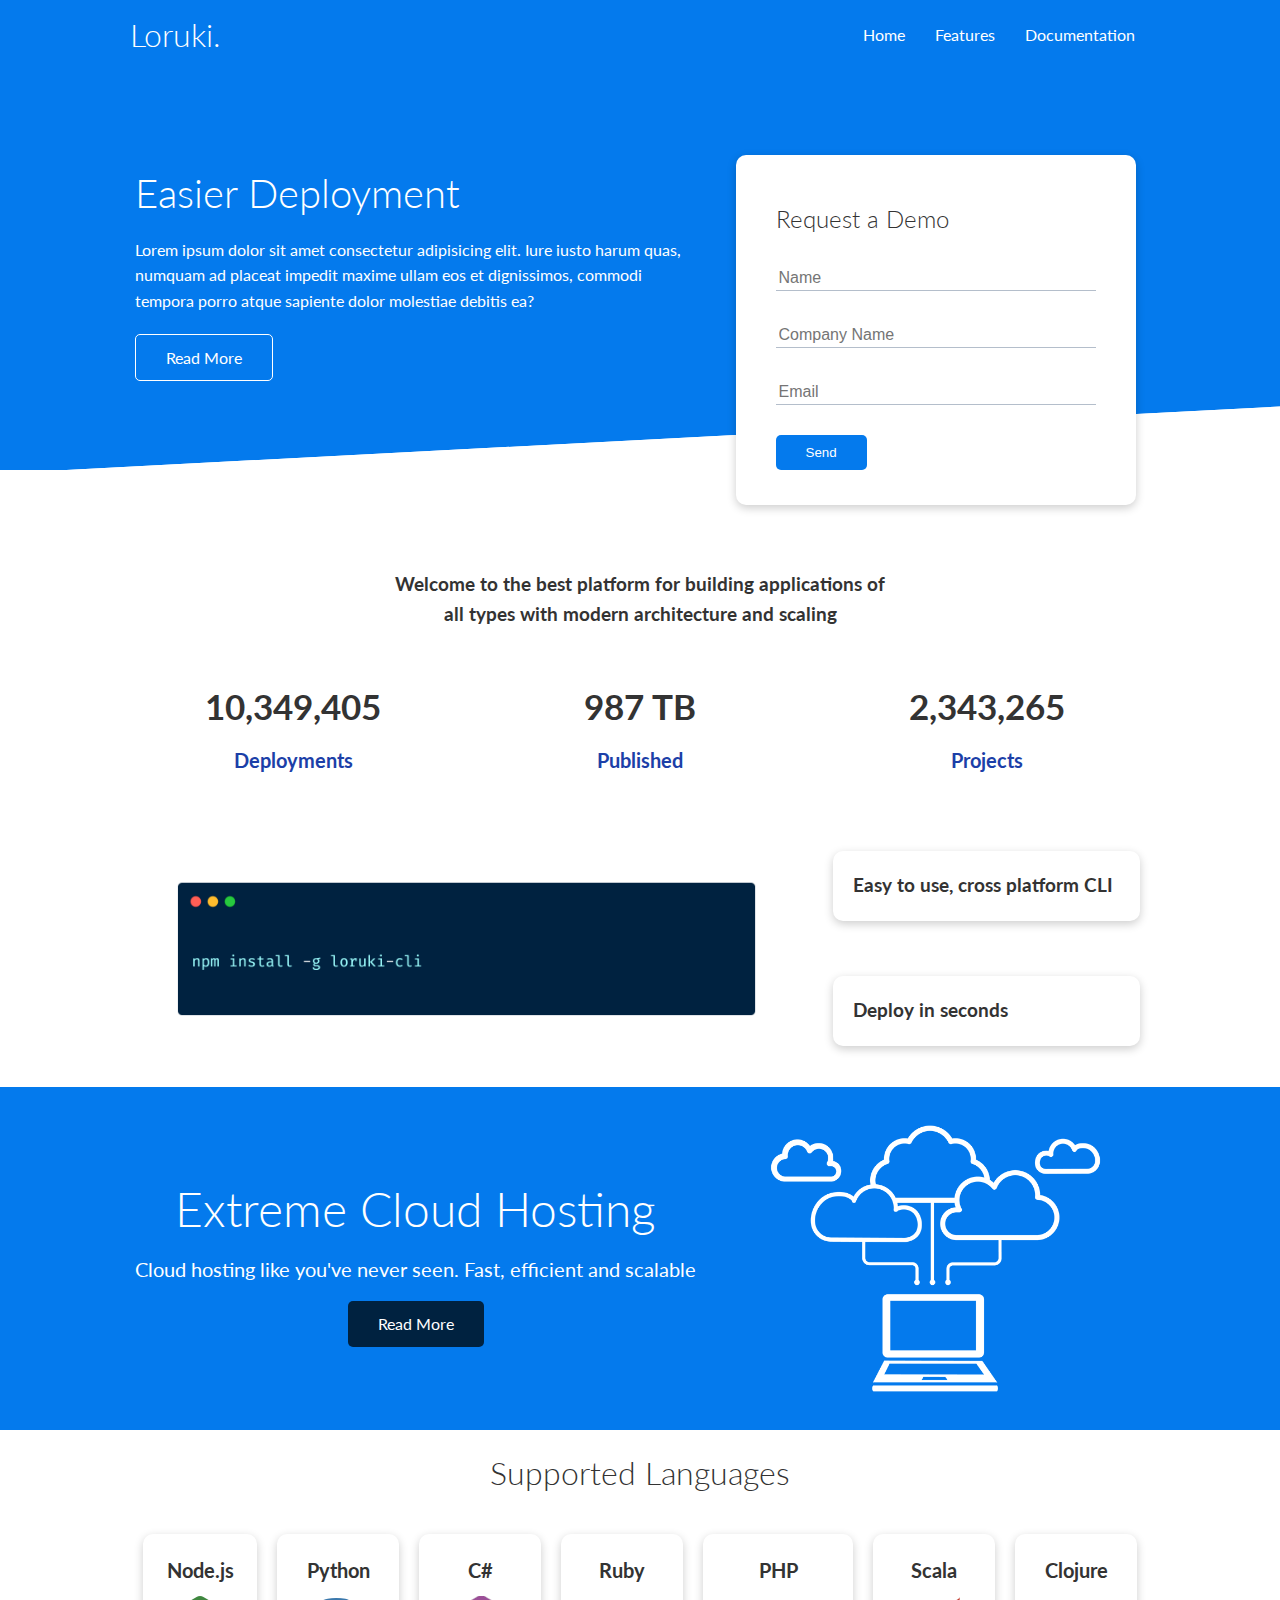
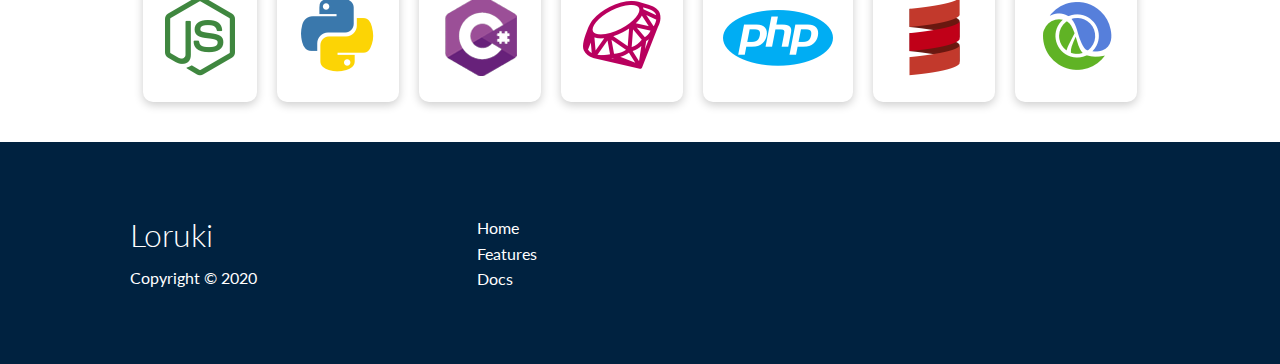
<file: index.html>
<!DOCTYPE html>
<html lang="en">
<head>
    <meta charset="UTF-8">
    <meta name="viewport" content="width=device-width, initial-scale=1.0"> <link rel="stylesheet" href="css/style.css">
    <link rel="stylesheet" href="https://pro.fontawesome.com/releases/v5.10.0/css/all.css" integrity="sha384-AYmEC3Yw5cVb3ZcuHtOA93w35dYTsvhLPVnYs9eStHfGJvOvKxVfELGroGkvsg+p" crossorigin="anonymous"/>
    <link rel="stylesheet" href="css/utilities.css">
    <link rel="stylesheet" href="css/style.css">
    <title>Loruki | Cloud Hosting For Everyone</title>
</head>
<body>
    <!-- Nav bar -->
    <div class="navbar">
        <div class="container flex">
            <h1 class="logo">Loruki.</h1>
            <nav>
                <ul>
                    <li><a href="index.html">Home</a></li>
                    <li><a href="features.html">Features</a></li>
                    <li><a href="docs.html">Documentation</a></li>
                </ul>
            </nav>
        </div>
    </div>

    <!-- Showcase -->
    <section class="showcase">
        <div class="container grid">
            <div class="showcase-text">
                <h1>Easier Deployment</h1>
                <p>Lorem ipsum dolor sit amet consectetur adipisicing elit. Iure iusto harum quas, numquam ad placeat impedit maxime ullam eos et dignissimos, commodi tempora porro atque sapiente dolor molestiae debitis ea?</p>
                <a href="features.html" class="btn btn-outline">Read More</a>
            </div>

            <div class="showcase-form card">
                <h2>Request a Demo</h2>
                <!--  <form name="contact" netlify-honeypot="bot-field" method="POST" data-netlify="true">
                                <input type="hidden" name="form-name" value="contact">
                                <p class="hidden">
                                    <label>Don’t fill this out if you're human: <input name="bot-field" /></label>
                                  </p>
                                <div class="form-control">
                                    <input type="text" name="name" placeholder="Name" required>
                                </div>
                                <div class="form-control">
                                    <input type="text" name="company" placeholder="Company Name" required>
                                </div>
                                <div class="form-control">
                                    <input type="email" name="email" placeholder="Email" required>
                                </div>
                                <input type="submit" value="Send" class="btn btn-primary">
                            </form> -->
                <form>
                    <div class="form-control">
                        <input type="text" name="name" placeholder="Name" required>
                    </div>
                    <div class="form-control">
                        <input type="text" name="company" placeholder="Company Name" required>
                    </div>
                    <div class="form-control">
                        <input type="email" name="email" placeholder="Email" required>
                    </div>
                    <input type="submit" value="Send" class="btn btn-primary">
                </form>
            </div>
            </div>
            </section>
   <!-- Stats -->
   <section class="stats">
    <div class="container">
        <h3 class="stats-heading text-center my-1">
            Welcome to the best platform for building applications of all types with modern architecture and scaling
        </h3>
        <div class="grid grid-3 text-center my-4">
            <div>
                <i class="fas fa-server fa-3x"></i>
                <h3>10,349,405</h3>
                <p class="text-secondary">Deployments</p>
            </div>
            <div>
                <i class="fas fa-upload fa-3x"></i>
                <h3>987 TB</h3>
                <p class="text-secondary">Published</p>
            </div>
            <div>
                <i class="fas fa-project-diagram fa-3x"></i>
                <h3>2,343,265</h3>
                <p class="text-secondary">Projects</p>
            </div>
        </div>
    </div>
</section>

<!--  Cli -->
<section class="cli">
    <div class="container grid">
        <img src="images/cli.png" alt="">
        <div class="card">
            <h3>Easy to use, cross platform CLI</h3>
        </div>
        <div class="card">
            <h3>Deploy in seconds</h3>
        </div>
    </div>
</section>

<!-- Cloud -->
<section class="cloud bg-primary my-2 py-2">
    <div class="container grid">
        <div class="text-center">
            <h2 class="lg">Extreme Cloud Hosting</h2>
            <p class="lead my-1">Cloud hosting like you've never seen.
                Fast, efficient and scalable</p>
                <a href="features.html" class="btn btn-dark">Read More</a>
        </div>
        <img src="images/cloud.png" alt="">
    </div>
</section>

<!-- Languages -->
<section class="languages">
    <h2 class="md text-center my-2">
        Supported Languages
    </h2>
    <div class="container flex">
        <div class="card">
            <h4>Node.js</h4>
            <img src="images/logos/node.png" alt="">
        </div>
        <div class="card">
            <h4>Python</h4>
            <img src="images/logos/python.png" alt="">
          </div>
          <div class="card">
            <h4>C#</h4>
            <img src="images/logos/csharp.png" alt="">
          </div>
          <div class="card">
            <h4>Ruby</h4>
            <img src="images/logos/ruby.png" alt="">
          </div>
          <div class="card">
            <h4>PHP</h4>
            <img src="images/logos/php.png" alt="">
          </div>
          <div class="card">
            <h4>Scala</h4>
            <img src="images/logos/scala.png" alt="">
          </div>
          <div class="card">
            <h4>Clojure</h4>
            <img src="images/logos/clojure.png" alt="">
          </div>
    </div>
</section>

    <!-- Footer -->
    <footer class="footer bg-dark py-5">
        <div class="container grid grid-3">
            <div>
                <h1>
                     Loruki
                </h1>
                <p>Copyright &copy; 2020</p>
            </div>
            <nav>
                <ul>
                    <li><a href="index.html">Home</a></li>
                    <li><a href="features.html">Features</a></li>
                    <li><a href="docs.html">Docs</a></li>
                </ul>
            </nav>
            <div class="social">
                <a href="#"><i class="fab fa-github fa-2x"></i></a>
                <a href="#"><i class="fab fa-facebook fa-2x"></i></a>
                <a href="#"><i class="fab fa-instagram fa-2x"></i></a>
                <a href="#"><i class="fab fa-twitter fa-2x"></i></a>
            </div>
        </div>
    </footer>

</body>
</html>
</file>
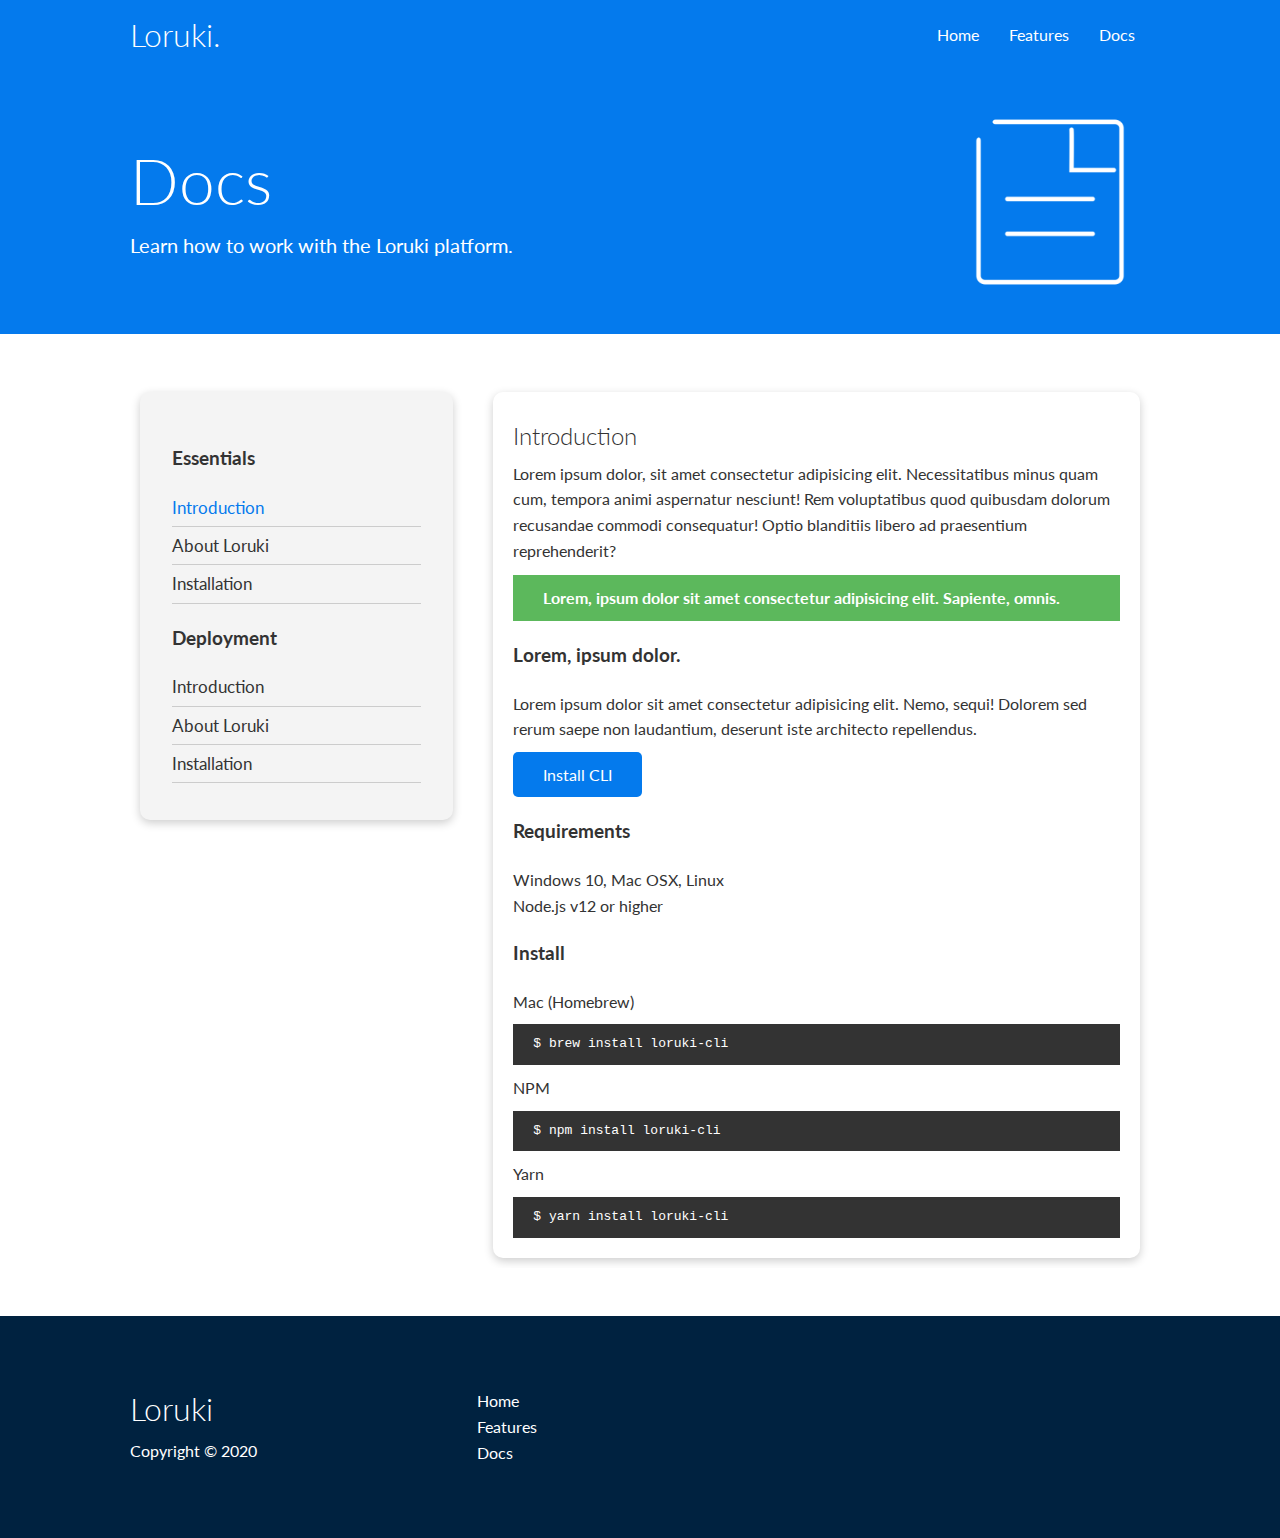
<file: docs.html>
<!DOCTYPE html>
<html lang="en">

<head>
    <meta charset="UTF-8">
    <meta name="viewport" content="width=device-width, initial-scale=1.0">
    <link rel="stylesheet" href="css/style.css">
    <link rel="stylesheet" href="https://pro.fontawesome.com/releases/v5.10.0/css/all.css"
        integrity="sha384-AYmEC3Yw5cVb3ZcuHtOA93w35dYTsvhLPVnYs9eStHfGJvOvKxVfELGroGkvsg+p" crossorigin="anonymous" />
    <link rel="stylesheet" href="css/utilities.css">
    <link rel="stylesheet" href="css/style.css">
    <title>Loruki | Cloud Hosting For Everyone</title>
</head>

<body>
    <!-- Nav bar -->
    <div class="navbar">
        <div class="container flex">
            <h1 class="logo">Loruki.</h1>
            <nav>
                <ul>
                    <li><a href="index.html">Home</a></li>
                    <li><a href="features.html">Features</a></li>
                    <li><a href="docs.html">Docs</a></li>
                </ul>
            </nav>
        </div>
    </div>
    <!-- Head -->
    <section class="docs-head bg-primary py-3">
        <div class="container grid">
            <div>
                <h1 class="xl">Docs</h1>
                <p class="lead">
                    Learn how to work with the Loruki platform.
                </p>
            </div>
            <img src="images/docs.png" alt="">
        </div>
    </section>

    <!-- Docs main -->
    <section class="docs-main my-4">
        <div class="container grid">
            <div class="card bg-light p-3">
                <h3 class="my-2">Essentials</h3>
                <nav>
                    <ul>
                        <li><a class="text-primary" href="#">Introduction</a></li>
                        <li><a href="#">About Loruki</a></li>
                        <li><a href="#">Installation</a></li>
                    </ul>
                </nav>

                <h3 class="my-2">Deployment</h3>
                <nav>
                    <ul>
                        <li><a href="#">Introduction</a></li>
                        <li><a href="#">About Loruki</a></li>
                        <li><a href="#">Installation</a></li>
                    </ul>
                </nav>
            </div>
            <div class="card">
                <h2>Introduction</h2>
                <p>Lorem ipsum dolor, sit amet consectetur adipisicing elit. Necessitatibus minus quam cum, tempora animi aspernatur nesciunt! Rem voluptatibus quod quibusdam dolorum recusandae commodi consequatur! Optio blanditiis libero ad praesentium reprehenderit?</p>
                
                <div class="alert alert-success">
                    <i class="fas fa-info"></i> Lorem, ipsum dolor sit amet consectetur adipisicing elit. Sapiente, omnis.
                </div>

                <h3>Lorem, ipsum dolor.</h3>
                <p>Lorem ipsum dolor sit amet consectetur adipisicing elit. Nemo, sequi! Dolorem sed rerum saepe non laudantium, deserunt
                iste architecto repellendus.</p>
                <a href="#" class="btn btn-primary">Install CLI</a>

                <h3>Requirements</h3>
                <ul>
                    <li>Windows 10, Mac OSX, Linux</li>
                    <li>Node.js v12 or higher</li>
                </ul>

                <h3>Install</h3>
                <p>Mac (Homebrew)</p>
                <pre><code>$ brew install loruki-cli</code></pre>
                <p>NPM</p>
                <pre><code>$ npm install loruki-cli</code></pre>
                <p>Yarn</p>
                <pre><code>$ yarn install loruki-cli</code></pre>
            </div>
        </div>
    </section>

    <!-- Footer -->
    <footer class="footer bg-dark py-5">
        <div class="container grid grid-3">
            <div>
                <h1>
                    Loruki
                </h1>
                <p>Copyright &copy; 2020</p>
            </div>
            <nav>
                <ul>
                    <li><a href="index.html">Home</a></li>
                    <li><a href="features.html">Features</a></li>
                    <li><a href="docs.html">Docs</a></li>
                </ul>
            </nav>
            <div class="social">
                <a href="#"><i class="fab fa-github fa-2x"></i></a>
                <a href="#"><i class="fab fa-facebook fa-2x"></i></a>
                <a href="#"><i class="fab fa-instagram fa-2x"></i></a>
                <a href="#"><i class="fab fa-twitter fa-2x"></i></a>
            </div>
        </div>
    </footer>

</body>

</html>
</file>
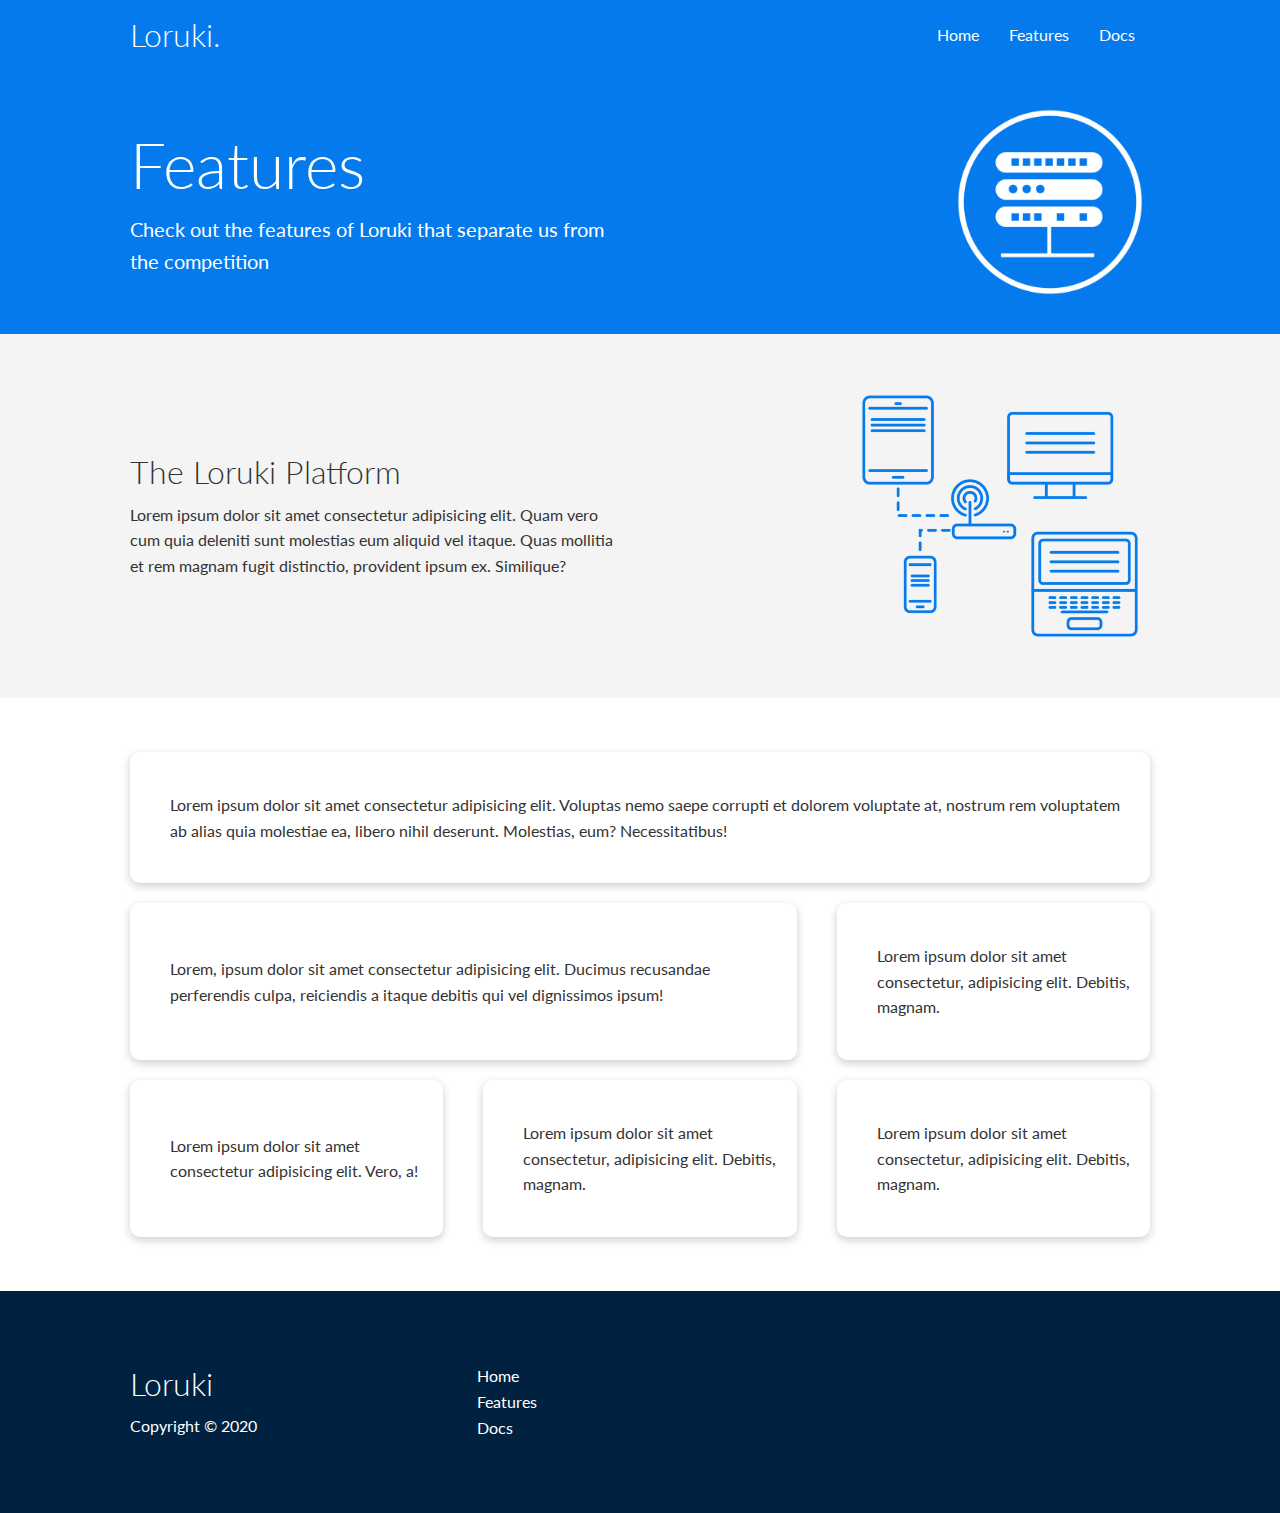
<file: features.html>
<!DOCTYPE html>
<html lang="en">
<head>
    <meta charset="UTF-8">
    <meta name="viewport" content="width=device-width, initial-scale=1.0"> <link rel="stylesheet" href="css/style.css">
    <link rel="stylesheet" href="https://pro.fontawesome.com/releases/v5.10.0/css/all.css" integrity="sha384-AYmEC3Yw5cVb3ZcuHtOA93w35dYTsvhLPVnYs9eStHfGJvOvKxVfELGroGkvsg+p" crossorigin="anonymous"/>
    <link rel="stylesheet" href="css/utilities.css">
    <link rel="stylesheet" href="css/style.css">
    <title>Loruki | Cloud Hosting For Everyone</title>
</head>
<body>
    <!-- Nav bar -->
    <div class="navbar">
        <div class="container flex">
            <h1 class="logo">Loruki.</h1>
            <nav>
                <ul>
                    <li><a href="index.html">Home</a></li>
                    <li><a href="features.html">Features</a></li>
                    <li><a href="docs.html">Docs</a></li>
                </ul>
            </nav>
        </div>
    </div>
    <!-- Head -->
    <section class="features-head bg-primary py-3">
        <div class="container grid">
            <div>
                <h1 class="xl">Features</h1>
                <p class="lead">
                    Check out the features of Loruki that separate us from the competition
                </p>
            </div>
            <img src="images/server.png" alt="">
        </div>
    </section>

    <!-- Sub head -->
    <section class="features-sub-head bg-light py-3">
        <div class="container grid">
            <div>
                <h1 class="md">The Loruki Platform</h1>
                <p>
                    Lorem ipsum dolor sit amet consectetur adipisicing elit. Quam vero cum quia deleniti sunt molestias eum aliquid vel itaque. Quas mollitia et rem magnam fugit distinctio, provident ipsum ex. Similique?
                </p>
            </div>
            <img src="images/server2.png" alt="">
        </div>
    </section>

    <section class="features-main my-2">
        <div class="container grid grid-3">
            <div class="card flex">
                <i class="fas fa-server fa-3x"></i>
                <p>Lorem ipsum dolor sit amet consectetur adipisicing elit. Voluptas nemo saepe corrupti et dolorem voluptate at,
                    nostrum rem voluptatem ab alias quia molestiae ea, libero nihil deserunt. Molestias, eum? Necessitatibus!</p>
            </div>
            <div class="card flex">
                <i class="fas fa-network-wired fa-3x"></i>
                <p>
                    Lorem, ipsum dolor sit amet consectetur adipisicing elit. Ducimus
                    recusandae perferendis culpa, reiciendis a itaque debitis qui vel
                    dignissimos ipsum!
                </p>
            </div>
            <div class="card flex">
                <i class="fas fa-laptop-code fa-3x"></i>
                <p>
                    Lorem ipsum dolor sit amet consectetur, adipisicing elit. Debitis,
                    magnam.
                </p>
            </div>
            <div class="card flex">
                <i class="fas fa-database fa-3x"></i>
                <p>
                    Lorem ipsum dolor sit amet consectetur adipisicing elit. Vero, a!
                </p>
            </div>
            <div class="card flex">
                <i class="fas fa-power-off fa-3x"></i>
                <p>
                    Lorem ipsum dolor sit amet consectetur, adipisicing elit. Debitis,
                    magnam.
                </p>
            </div>
            <div class="card flex">
                <i class="fas fa-upload fa-3x"></i>
                <p>
                    Lorem ipsum dolor sit amet consectetur, adipisicing elit. Debitis,
                    magnam.
                </p>
            </div>
        </div>
    </section>




    <!-- Footer -->
    <footer class="footer bg-dark py-5">
        <div class="container grid grid-3">
            <div>
                <h1>
                     Loruki
                </h1>
                <p>Copyright &copy; 2020</p>
            </div>
            <nav>
                <ul>
                    <li><a href="index.html">Home</a></li>
                    <li><a href="features.html">Features</a></li>
                    <li><a href="docs.html">Docs</a></li>
                </ul>
            </nav>
            <div class="social">
                <a href="#"><i class="fab fa-github fa-2x"></i></a>
                <a href="#"><i class="fab fa-facebook fa-2x"></i></a>
                <a href="#"><i class="fab fa-instagram fa-2x"></i></a>
                <a href="#"><i class="fab fa-twitter fa-2x"></i></a>
            </div>
        </div>
    </footer>

</body>
</html>
</file>
<file: css/style.css>
@import url("https://fonts.googleapis.com/css2?family=Lato:wght@300&display=swap");

:root {
  --primary-color: #047aed;
  --secondary-color: #1c3fa8;
  --dark-color: #002240;
  --light-color: #f4f4f4;
  --success-color: #5cb85c;
  --error-color: #d9534f;
}

* {
  box-sizing: border-box;
  padding: 0;
  margin: 0;
}

body {
  font-family: "Lato", sans-serif;
  color: #333;
  line-height: 1.6;
}

ul {
  list-style-type: none;
}

a {
  text-decoration: none;
  color: #333;
}

h1,
h2 {
  font-weight: 300;
  line-height: 1.2;
  margin: 10px 0;
}

p {
  margin: 10px 0;
}

img {
  width: 100%;
}

code,
pre {
  background: #333;
  color: #fff;
  padding: 10px;
}

.hidden {
  visibility: hidden;
  height: 0;
}

/* Navbar */
.navbar {
  background-color: var(--primary-color);
  color: #fff;
  height: 70px;
}

.navbar ul {
  display: flex;
}

.navbar a {
  color: #fff;
  padding: 10px;
  margin: 0 5px;
}

.navbar a:hover {
  border-bottom: 2px #fff solid;
}

.navbar .flex {
  justify-content: space-between;
}

/* Showcase */
.showcase {
  height: 400px;
  background-color: var(--primary-color);
  color: #fff;
  position: relative;
}

.showcase h1 {
  font-size: 40px;
}

.showcase p {
  margin: 20px 0;
}

.showcase .grid {
  overflow: visible;
  grid-template-columns: 55% auto;
  gap: 30px;
}

.showcase-text {
  animation: slideInFromLeft 1s ease-in;
}

.showcase-form {
  position: relative;
  top: 60px;
  height: 350px;
  width: 400px;
  padding: 40px;
  z-index: 100;
  justify-self: flex-end;
  animation: slideInFromRight 1s ease-in;
}

.showcase-form .form-control {
  margin: 30px 0;
}

.showcase-form input[type="text"],
.showcase-form input[type="email"] {
  border: 0;
  border-bottom: 1px solid #b4becb;
  width: 100%;
  padding: 3px;
  font-size: 16px;
}

.showcase-form input:focus {
  outline: none;
}

.showcase::before,
.showcase::after {
  content: "";
  position: absolute;
  height: 100px;
  bottom: -70px;
  right: 0;
  left: 0;
  background: #fff;
  transform: skewY(-3deg);
  -webkit-transform: skewY(-3deg);
  -moz-transform: skewY(-3deg);
  -ms-transform: skewY(-3deg);
}

/* Stats */
.stats {
  padding-top: 100px;
  animation: slideInFromBottom 1s ease-in;
}

.stats-heading {
  max-width: 500px;
  margin: auto;
}

.stats .grid h3 {
  font-size: 35px;
}

.stats .grid p {
  font-size: 20px;
  font-weight: bold;
}

/* Cli */
.cli .grid {
  grid-template-columns: repeat(3, 1fr);
  grid-template-rows: repeat(2, 1fr);
}

.cli .grid > *:first-child {
  grid-column: 1 / span 2;
  grid-row: 1 / span 2;
}

/* Cloud */
.cloud .grid {
  grid-template-columns: 4fr 3fr;
}

/* Languages */
.languages .flex {
  flex-wrap: wrap;
}

.languages .card {
  text-align: center;
  margin: 18px 10px 40px;
  transition: transform 0.2s ease-in;
}

.languages .card h4 {
  font-size: 20px;
  margin-bottom: 10px;
}

.languages .card:hover {
  transform: translateY(-15px);
}
/* Features */
.features-head img,
.docs-head img {
  width: 200px;
  justify-self: flex-end;
}

.features-sub-head img {
  width: 300px;
  justify-self: flex-end;
}

.features-main .card > i {
  margin-right: 20px;
}

.features-main .grid {
  padding: 30px;
}

.features-main .grid > *:first-child {
  grid-column: 1 / span 3;
}

.features-main .grid > *:nth-child(2) {
  grid-column: 1 / span 2;
}

/* Docs */
.docs-main h3 {
  margin: 20px 0;
}

.docs-main .grid {
  grid-template-columns: 1fr 2fr;
  align-items: flex-start;
}

.docs-main nav li {
  font-size: 17px;
  padding-bottom: 5px;
  margin-bottom: 5px;
  border-bottom: 1px #ccc solid;
}

.docs-main a:hover {
  font-weight: bold;
}
/* Footer */
.footer .social a {
  margin: 0 10px;
}

/* Animations */
@keyframes slideInFromLeft {
  0% {
    transform: translateX(-100%);
  }

  100% {
    transform: translateX(0);
  }
}

@keyframes slideInFromRight {
  0% {
    transform: translateX(100%);
  }

  100% {
    transform: translateX(0);
  }
}

@keyframes slideInFromTop {
  0% {
    transform: translateY(-100%);
  }

  100% {
    transform: translateX(0);
  }
}

@keyframes slideInFromBottom {
  0% {
    transform: translateY(100%);
  }

  100% {
    transform: translateX(0);
  }
}

/* Tablets and under */
@media (max-width: 768px) {
  .grid,
  .showcase .grid,
  .stats .grid,
  .cli .grid,
  .cloud .grid,
  .features-main .grid,
  .docs-main .grid {
    grid-template-columns: 1fr;
    grid-template-rows: 1fr;
  }

  .showcase {
    height: auto;
  }

  .showcase-text {
    text-align: center;
    margin-top: 40px;
    animation: slideInFromTop 1s ease-in;
  }

  .showcase-form {
    justify-self: center;
    margin: auto;
    animation: slideInFromBottom 1s ease-in;
  }

  .cli .grid > *:first-child {
    grid-column: 1;
    grid-row: 1;
  }

  .features-head,
  .features-sub-head,
  .docs-head {
    text-align: center;
  }

  .features-head img,
  .features-sub-head img,
  .docs-head img {
    justify-self: center;
  }

  .features-main .grid > *:first-child,
  .features-main .grid > *:nth-child(2) {
    grid-column: 1;
  }
}
/* Mobile */
@media (max-width: 500px) {
  .navbar {
    height: 110px;
  }

  .navbar .flex {
    flex-direction: column;
  }

  .navbar ul {
    padding: 10px;
    background-color: rgba(0, 0, 0, 0.1);
  }
}
</file>
<file: css/utilities.css>
/* Utilities */
.container {
  max-width: 1100px;
  margin: 0 auto;
  overflow: auto;
  padding: 0 40px;
}
.card {
  background-color: #fff;
  color: #333;
  border-radius: 10px;
  box-shadow: 0 3px 10px rgba(0, 0, 0, 0.2);
  padding: 20px;
  margin: 10px;
}

.btn {
  display: inline-block;
  padding: 10px 30px;
  cursor: pointer;
  background: var(--primary-color);
  color: #fff;
  border: none;
  border-radius: 5px;
}

.btn-outline {
  background-color: transparent;
  border: 1px #fff solid;
}

.btn:hover {
  transform: scale(0.98);
}

/* Backgrounds & colored buttons */
.bg-primary,
.btn-primary {
  background-color: var(--primary-color);
  color: #fff;
}

.bg-secondary,
.btn-secondary {
  background-color: var(--secondary-color);
  color: #fff;
}

.bg-dark,
.btn-dark {
  background-color: var(--dark-color);
  color: #fff;
}

.bg-light,
.btn-light {
  background-color: var(--light-color);
  color: #333;
}

.bg-primary a,
.btn-primary a,
.bg-secondary a,
.btn-secondary a,
.bg-dark a,
.btn-dark a {
  color: #fff;
}

/* Text colors */
.text-primary {
  color: var(--primary-color);
}

.text-secondary {
  color: var(--secondary-color);
}

.text-dark {
  color: var(--dark-color);
}

.text-light {
  color: var(--light-color);
}

/* Text sizes */
.lead {
  font-size: 20px;
}

.sm {
  font-size: 1rem;
}

.md {
  font-size: 2rem;
}

.lg {
  font-size: 3rem;
}

.xl {
  font-size: 4rem;
}

.text-center {
  text-align: center;
}
.flex {
  display: flex;
  justify-content: center;
  align-items: center;
  height: 100%;
}

/* Alert */
.alert {
  background-color: var(--light-color);
  padding: 10px 20px;
  font-weight: bold;
  margin: 12px 0;
}

.alert i {
  margin-right: 10px;
}

.alert-success {
  background-color: var(--success-color);
  color: #fff;
}

.alert-error {
  background-color: var(--error-color);
  color: #fff;
}

.grid {
  display: grid;
  grid-template-columns: repeat(2, 1fr);
  gap: 20px;
  justify-content: center;
  align-items: center;
  height: 100%;
}

.grid-3 {
  grid-template-columns: repeat(3, 1fr);
}

/* Margin */
.my-1 {
  margin: 1rem 0;
}

.my-2 {
  margin: 1.5rem 0;
}

.my-3 {
  margin: 2rem 0;
}

.my-4 {
  margin: 3rem 0;
}

.my-5 {
  margin: 4rem 0;
}

.m-1 {
  margin: 1rem;
}

.m-2 {
  margin: 1.5rem;
}

.m-3 {
  margin: 2rem;
}

.m-4 {
  margin: 3rem;
}

.m-5 {
  margin: 4rem;
}

/* Padding */
.py-1 {
  padding: 1rem 0;
}

.py-2 {
  padding: 1.5rem 0;
}

.py-3 {
  padding: 2rem 0;
}

.py-4 {
  padding: 3rem 0;
}

.py-5 {
  padding: 4rem 0;
}

.p-1 {
  padding: 1rem;
}

.p-2 {
  padding: 1.5rem;
}

.p-3 {
  padding: 2rem;
}

.p-4 {
  padding: 3rem;
}

.p-5 {
  padding: 4rem;
}
</file>
